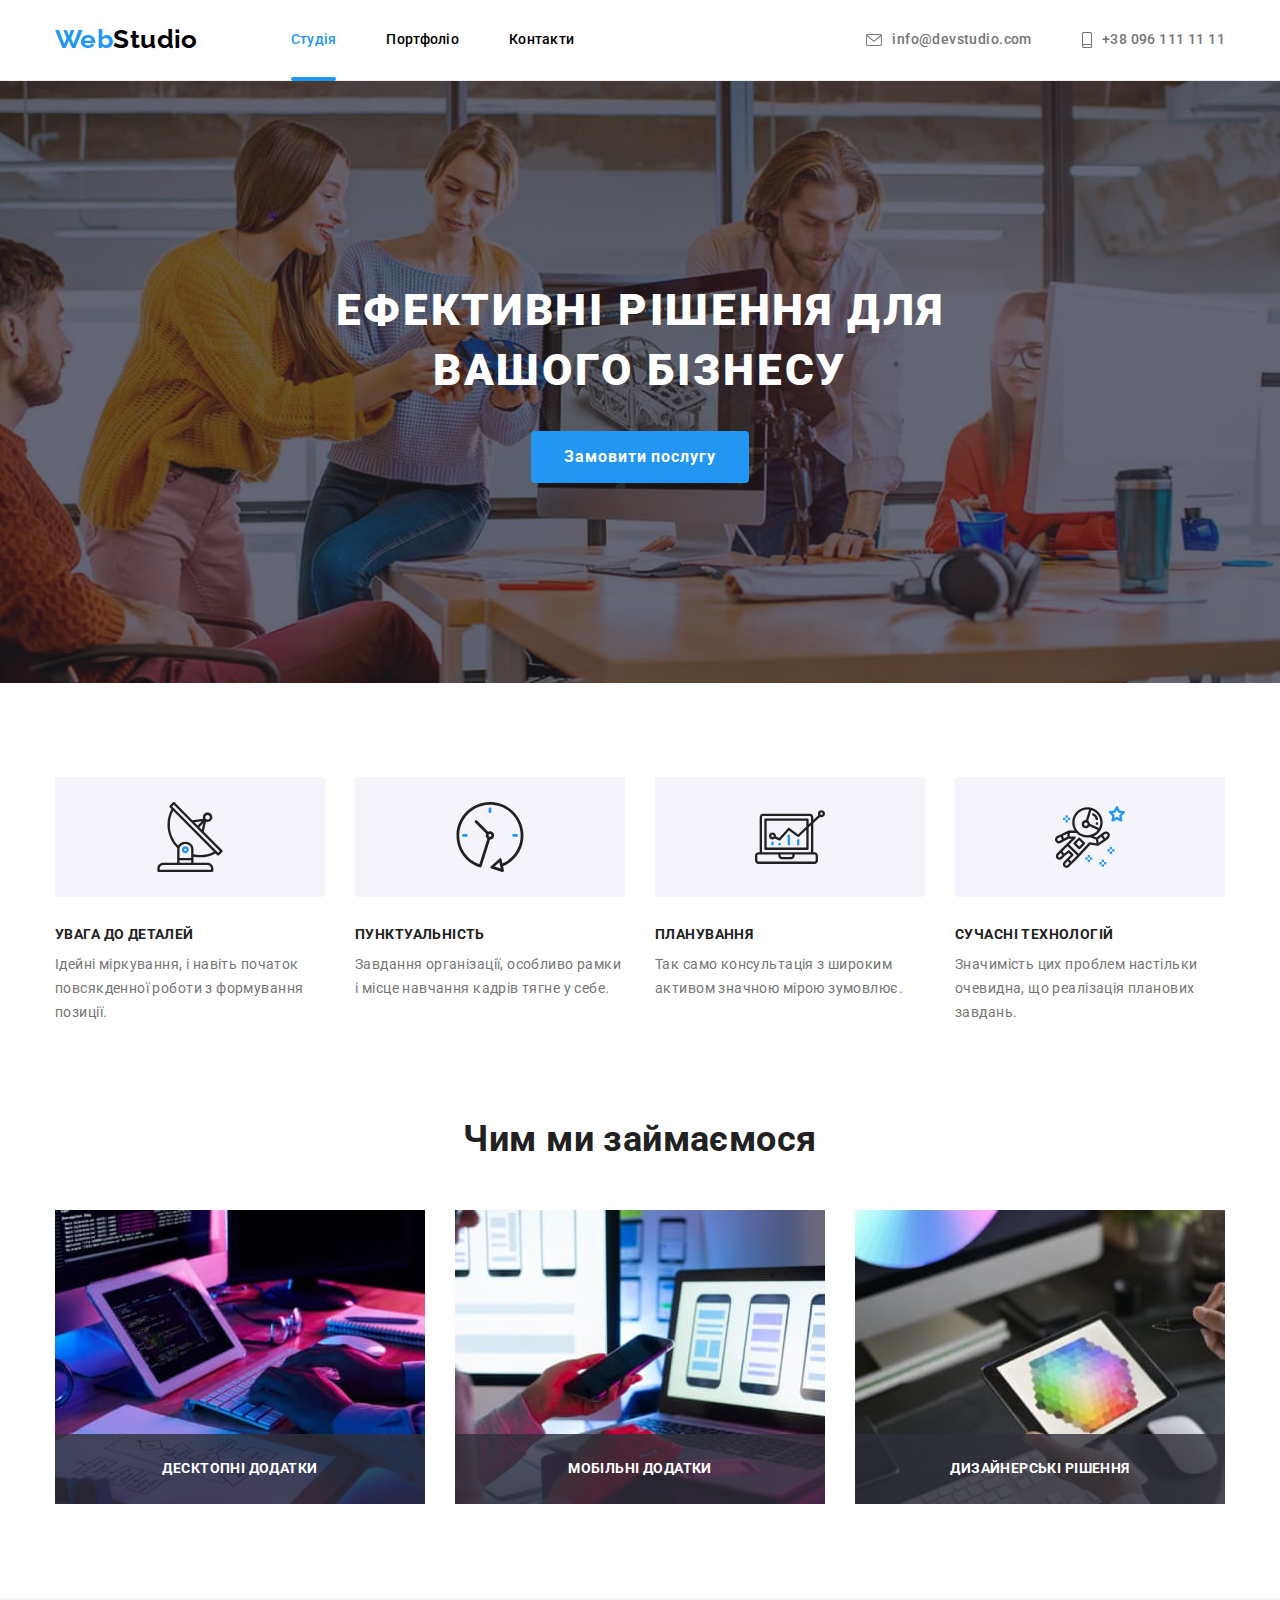
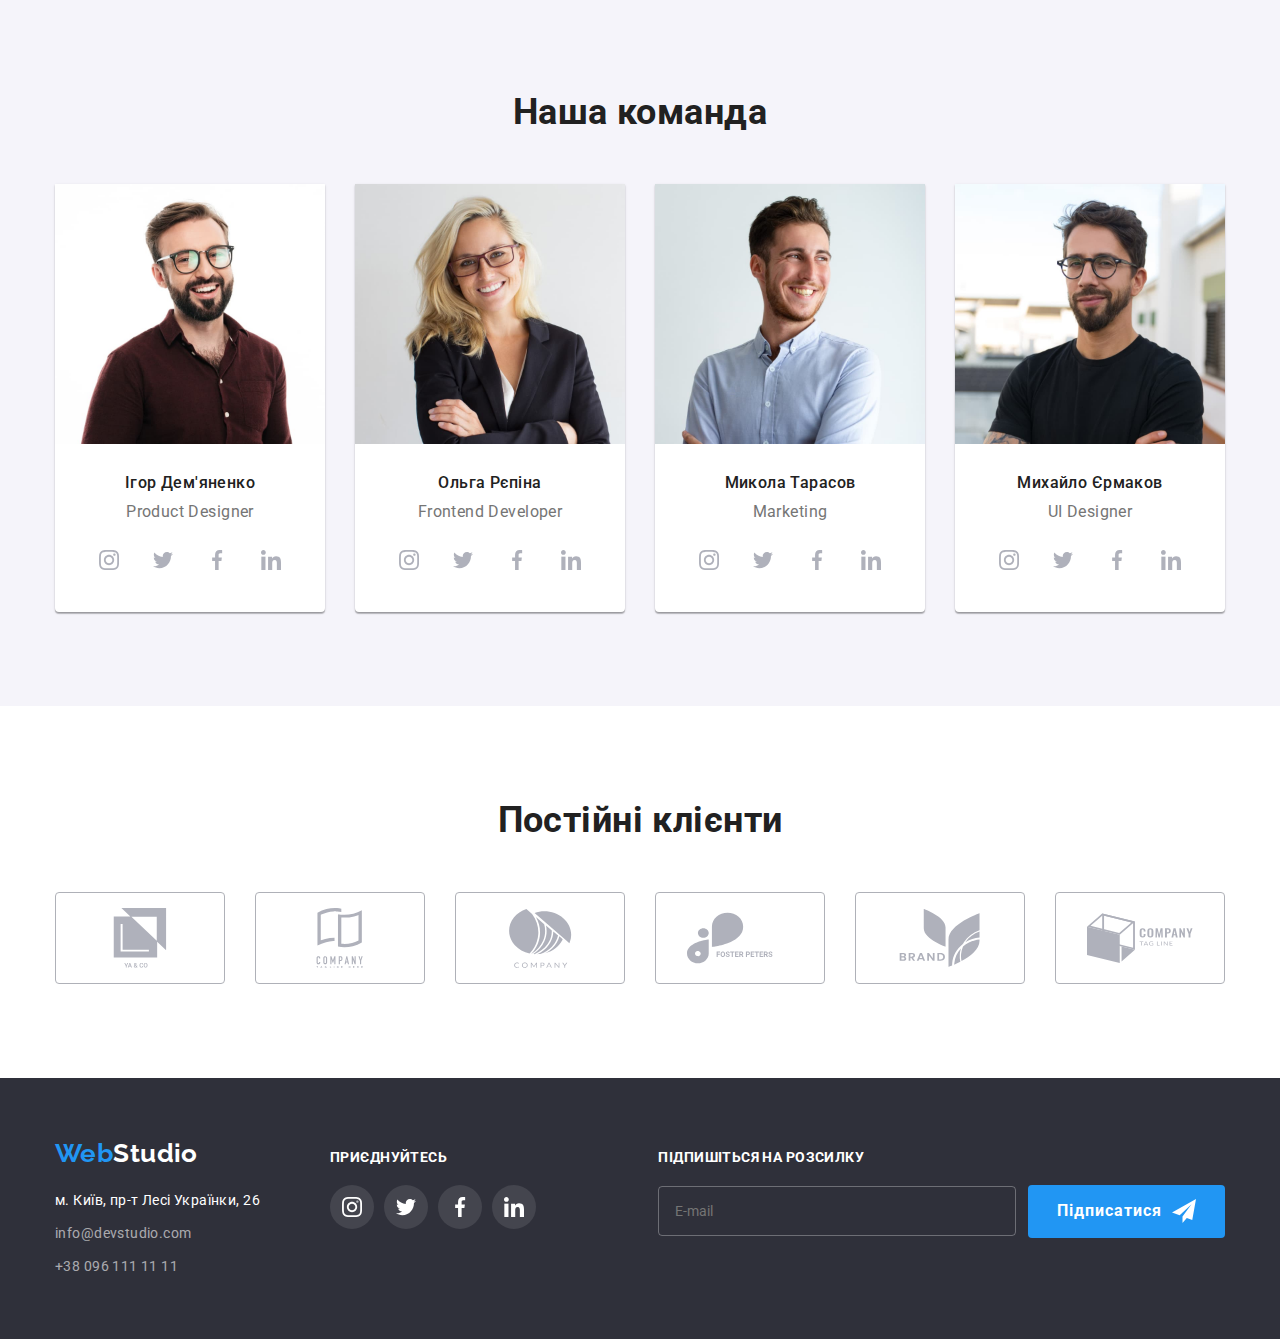
<file: index.html>
<!DOCTYPE html>
<html lang="uk">

<head>
    <meta charset="UTF-8">
    <meta http-equiv="X-UA-Compatible" content="IE=edge">
    <meta name="viewport" content="width=device-width, initial-scale=1.0">
    <title>WebStudio</title>
    <link
        href="https://fonts.googleapis.com/css2?family=Raleway:wght@700&family=Roboto:wght@400;500;700;900&display=swap"
        rel="stylesheet">
    <link rel="stylesheet"
        href="https://cdnjs.cloudflare.com/ajax/libs/modern-normalize/1.1.0/modern-normalize.min.css">
    <link rel="stylesheet" href="./css/style.css">

</head>

<body>
    <header class="header">
        <div class="container header-container">
        <nav class="site-nav" >
            <a class="logo" lang="en" href="./index.html"><span class="accent">Web</span>Studio</a>
            <ul class="navigation list">
                <li class="item" ><a class="link active" href="">Студія</a></li>
                <li class="item" ><a class="link"
                    href="./portfolio.html">Портфоліо</a></li>
                <li class="item"><a class="link"
                    href="">Контакти</a></li>
            </ul>
        </nav>
        <ul class="header-contact list">
           <li class="item"><a class="link" href="mailto:info@devstudio.com">
            <svg class="header-contact-icon" width="16" height="12">
                <use href="./images/icons.svg#icon-envelope"></use>
            </svg>
            info@devstudio.com</a></li>
           <li class="item"><a class="link" href="tel:+380961111111">
                 <svg class="header-contact-icon" width="10" height="16">
                     <use href="./images/icons.svg#icon-smartphone"></use>
                 </svg>
            +38 096 111 11 11</a></li>
           
        </ul>
        </div>
    </header>
    <main>
        <!-- Hero -->
        <section class="hero">
            <div class="container">
            <h1 class="tittle">Ефективні рішення для вашого бізнесу</h1>
            <button class="button" data-modal-open type="button">Замовити послугу</button>
            </div>
        </section>
        <!-- benefits -->
        <section class="section benefits">
            <div class="container">
            <h2 class="tittle visually-hidden" >Наші переваги</h2>
            <ul class="list benefits-list">
                <li class="item">
                    <div class="icon-wrapper">
                        <svg class="benefits-icon" width="70" height="70">
                            <use href="./images/icons.svg#icon-antenna-1"></use>
                        </svg>
                    </div>
                    <h3 class="subtittle">Увага до деталей</h3>
                    <p class="text">Ідейні міркування, і навіть початок повсякденної роботи з формування позиції.</p>
                </li>
                <li class="item">
                     <div class="icon-wrapper">
                         <svg class="benefits-icon" width="70" height="70">
                             <use href="./images/icons.svg#icon-clock-1"></use>
                         </svg>
                     </div>
                    <h3 class="subtittle">Пунктуальність</h3>
                    <p class="text">Завдання організації, особливо рамки і місце навчання кадрів тягне у себе.</p>
                </li>
                <li class="item">
                     <div class="icon-wrapper">
                         <svg class="benefits-icon" width="70" height="70">
                             <use href="./images/icons.svg#icon-diagram-1"></use>
                         </svg>
                     </div>
                    <h3 class="subtittle">Планування</h3>
                    <p class="text">Так само консультація з широким активом значною мірою зумовлює.</p>
                </li>
                <li class="item">
                     <div class="icon-wrapper">
                         <svg class="benefits-icon" width="70" height="70">
                             <use href="./images/icons.svg#icon-astronaut-1"></use>
                         </svg>
                     </div>
                    <h3 class="subtittle">Сучасні технологій</h3>
                    <p class="text">Значимість цих проблем настільки очевидна, що реалізація планових завдань.</p>
                </li>
            </ul>
            </div>
        </section>
        <!-- our work -->
        <section class="section work">
            <div class="container">
            <h2 class="tittle">Чим ми займаємося</h2>
            <ul class="list work-list">
                <li  class="item">
                    <img src="./images/box-1.jpg" width="370" alt="Перший вид роботи">
                    <div class="work-content">
                        <h3 class="subtittle">Десктопні додатки</h3>
                    </div>
                </li>
                <li class="item">
                    <img src="./images/box-2.jpg" width="370" alt="Другий вид роботи">
                    <div class="work-content">
                        <h3 class="subtittle">Мобільні додатки</h3>
                    </div>
                </li>
                <li class="item">
                    <img src="./images/box-3.jpg" width="370" alt="Третій вид роботи">
                    <div class="work-content">
                        <h3 class="subtittle">Дизайнерські рішення</h3>
                    </div>
                </li>
            </ul>
            </div>
        </section>
        <!-- Our team -->
        <section class="section team">
            <div class="container">
            <h2 class="tittle">Наша команда</h2>
            <ul class="list team-list">
                <li class="item">
                    <img class="card" src="./images/card-1.jpg" width="270" alt="Product Designer">
                    <div class="content">
                    <h3 class="subtittle">Ігор Дем'яненко</h3>
                    <p class="text" lang="en">Product Designer</p>
                     <ul class="icon-list list">
                         <li class="item-icon">
                             <a class="link" href="">
                                 <svg class="team-icon">
                                     <use href="./images/icons.svg#icon-instagram-2"></use>
                                 </svg>
                             </a>
                         </li>
                         <li class="item-icon">
                             <a class="link" href="">
                                 <svg class="team-icon" width="44" height="44">
                                     <use href="./images/icons.svg#icon-twitter-1"></use>
                                 </svg>
                             </a>
                         </li>
                         <li class="item-icon">
                             <a class="link" href="">
                                 <svg class="team-icon">
                                     <use href="./images/icons.svg#icon-facebook-1"></use>
                                 </svg>
                             </a>

                         </li>
                         <li class="item-icon">
                             <a class="link" href="">
                                 <svg class="team-icon">
                                     <use href="./images/icons.svg#icon-linkedin-1"></use>
                                 </svg>
                             </a>
                         </li>
                     </ul>
                    </div>
                   
                </li>
                <li class="item">
                    <img class="card" src="./images/card-2.jpg" width="270" alt="Frontend Developer">
                    <div class="content">
                    <h3 class="subtittle">Ольга Рєпіна</h3>
                    <p class="text" lang="en">Frontend Developer</p>
                     <ul class="icon-list list">
                         <li class="item-icon">
                             <a class="link" href="">
                                 <svg class="team-icon" width="20" height="20">
                                     <use href="./images/icons.svg#icon-instagram-2"></use>
                                 </svg>
                             </a>
                         </li>
                         <li class="item-icon">
                             <a class="link" href="">
                                 <svg class="team-icon" width="20" height="20">
                                     <use href="./images/icons.svg#icon-twitter-1"></use>
                                 </svg>
                             </a>
                         </li>
                         <li class="item-icon">
                             <a class="link" href="">
                                 <svg class="team-icon" width="20" height="20">
                                     <use href="./images/icons.svg#icon-facebook-1"></use>
                                 </svg>
                             </a>

                         </li>
                         <li class="item-icon">
                             <a class="link" href="">
                                 <svg class="team-icon" width="20" height="20">
                                     <use href="./images/icons.svg#icon-linkedin-1"></use>
                                 </svg>
                             </a>
                         </li>
                     </ul>
                    </div>
                    
                </li>
                <li class="item">
                    <img class="card" src="./images/card-3.jpg" width="270" alt="Marketing">
                    <div class="content">
                    <h3 class="subtittle">Микола Тарасов</h3>
                    <p class="text" lang="en">Marketing</p>
                     <ul class="icon-list list">
                         <li class="item-icon">
                             <a class="link" href="">
                                 <svg class="team-icon">
                                     <use href="./images/icons.svg#icon-instagram-2"></use>
                                 </svg>
                             </a>
                         </li>
                         <li class="item-icon">
                             <a class="link" href="">
                                 <svg class="team-icon" width="44" height="44">
                                     <use href="./images/icons.svg#icon-twitter-1"></use>
                                 </svg>
                             </a>
                         </li>
                         <li class="item-icon">
                             <a class="link" href="">
                                 <svg class="team-icon">
                                     <use href="./images/icons.svg#icon-facebook-1"></use>
                                 </svg>
                             </a>

                         </li>
                         <li class="item-icon">
                             <a class="link" href="">
                                 <svg class="team-icon" width="20" height="20">
                                     <use href="./images/icons.svg#icon-linkedin-1"></use>
                                 </svg>
                             </a>
                         </li>
                     </ul>
                    </div>
                    
                </li>
                <li class="item">
                    <img class="card" src="./images/card-4.jpg" width="270" alt="UI Designer">
                    <div class="content">
                    <h3 class="subtittle">Михайло Єрмаков</h3>
                    <p class="text" lang="en">UI Designer</p>
                      <ul class="icon-list list">
                          <li class="item-icon">
                              <a class="link" href="">
                                  <svg class="team-icon" width="20" height="20">
                                      <use href="./images/icons.svg#icon-instagram-2"></use>
                                  </svg>
                              </a>
                          </li>
                          <li class="item-icon">
                              <a class="link" href="">
                                  <svg class="team-icon" width="20" height="20">
                                      <use href="./images/icons.svg#icon-twitter-1"></use>
                                  </svg>
                              </a>
                          </li>
                          <li class="item-icon">
                              <a class="link" href="">
                                  <svg class="team-icon" width="20" height="20">
                                      <use href="./images/icons.svg#icon-facebook-1"></use>
                                  </svg>
                              </a>

                          </li>
                          <li class="item-icon">
                              <a class="link" href="">
                                  <svg class="team-icon" width="20" height="20">
                                      <use href="./images/icons.svg#icon-linkedin-1"></use>
                                  </svg>
                              </a>
                          </li>
                      </ul>
                    </div>
                   
                </li>
            </ul>
            </div>
        </section>
        <section class="clients section">
            <div class="container">
                <h2 class="tittle clients-tittle">Постійні клієнти</h2>
                <ul class="clients-list list">
                    <li class="item icon-wrapper">
                        <a href="" class="link">
                            <svg class="clients-icon " width="106px" height="60">
                                <use href="./images/icons.svg#icon--1"></use>
                            </svg>
                        </a>
                    </li>
                    <li class="item icon-wrapper">
                        <a href="" class="link">
                            <svg class="clients-icon" width="106" height="60">
                                <use href="./images/icons.svg#icon-2"></use>
                            </svg>
                        </a>
                    </li>
                    <li class="item icon-wrapper">
                        <a href="" class="link">
                            <svg class="clients-icon" width="106" height="60">
                                <use href="./images/icons.svg#icon-3"></use>
                            </svg>
                        </a>
                    </li>
                    <li class="item icon-wrapper">
                        <a href="" class="link">
                            <svg class="clients-icon" width="106" height="60">
                                <use href="./images/icons.svg#icon-4"></use>
                            </svg>
                        </a>
                    </li>
                    <li class="item icon-wrapper">
                        <a href="" class="link">
                            <svg class="clients-icon" width="106" height="60">
                                <use href="./images/icons.svg#icon-5"></use>
                            </svg>
                        </a>
                    </li>
                    <li class="item icon-wrapper">
                        <a href="" class="link">
                            <svg class="clients-icon" width="106" height="60">
                                <use href="./images/icons.svg#icon-6"></use>
                            </svg>
                        </a>
                    </li>
                </ul>
            </div>
        </section>
    </main>
    <footer class="footer">
        <div class="container footer-content">
            <div class="footer-left">
        <a class="logo lower" href="./index.html"><span class="accent">Web</span>Studio</a>
        <address >
            <ul class="list adress-list">
                <li class="item"><a class="link address" href="">м. Київ, пр-т Лесі Українки, 26</a> </li>
                <li class="item"><a class="link mail" href="mailto:info@devstudio.com">info@devstudio.com</a></li>
                <li class="item"><a class="link tel" href="tel:+380961111111">+38 096 111 11 11</a></li>
            </ul>
        </address>
        </div>
        <div class="footer-right">
        <h2 class="footer-sutittle">приєднуйтесь</h2>
        <ul class="list-icons list">
            <li class="item">
                <a href="" class="link">
                <svg class="footer-icon" width="20" height="20">
                    <use href="./images/icons.svg#icon-instagram-2"></use>
                </svg>
                </a>
            </li>
            <li class="item">
                <a href="" class="link">
                <svg class="footer-icon" width="20" height="20">
                    <use href="./images/icons.svg#icon-twitter-1"></use>
                </svg>
            </a>
            </li>
            <li class="item">
                <a href="" class="link">
                 <svg class="footer-icon" width="20" height="20">
                     <use href="./images/icons.svg#icon-facebook-1"></use>
                 </svg>
            </a>
            </li>
            <li class="item">
                <a href="" class="link">
                 <svg class="footer-icon" width="20" height="20">
                     <use href="./images/icons.svg#icon-linkedin-1"></use>
                 </svg>
            </a>
            </li>
        </ul>
        </div>
     
           
            <form class="subscribe-label" >
                <p class="subscribe-group">Підпишіться на розсилку </p>
                <div class="subscripe-wrapper">
                <input type="email" name="user-mail"  class="input-subscribe" placeholder="E-mail" required>
                 <button class="subscribe-button" type="submit">Підписатися
                     <svg class="subscribe-svg" width="24" height="24">
                         <use href="./images/icons.svg#icon-send" ></use>
                     </svg>
                 </button>
                </div>
            </form>

        </div>
    </footer>
    <div class="backdrop is-hidden " data-modal>
        <div class="modal">
            <button data-modal-close class="button-close">
                <svg class="close-button" width="11" height="11">
                    <use href="./images/icons.svg#icon-vector"></use>
                </svg>
            </button>
            <form  class="form">
                <p class="form-text">Залиште свої дані, ми вам передзвонимо</p>
                <label for="user-name" class="input-wrap">
                    <span class="name">Ім'я</span>
                    <span class="input-group">
                    <input type="text" name="user-name" id="user-name" class="modal-input" >
                        <svg class="modal-svg" width="18" height="18">
                            <use href="./images/icons.svg#icon-user-name"></use>
                        </svg>
                    </span>
                </label>
                 <label for="user-tel" class="input-wrap">
                     <span class="name">Телефон</span>
                     <span class="input-group">
                         <input type="tel" name="user-tel" id="user-tel" class="modal-input" >
                         <svg class="modal-svg" width="18" height="18">
                             <use href="./images/icons.svg#icon-user-tel"></use>
                         </svg>
                     </span>
                 </label>
                  <label for="user-mail" class="input-wrap">
                      <span class="name">Пошта</span>
                      <span class="input-group">
                          <input type="email" name="user-mail" id="user-mail" class="modal-input">
                          <svg class="modal-svg" width="18" height="18">
                              <use href="./images/icons.svg#icon-user-mail"></use>
                          </svg>
                      </span>
                  </label>
                  <label for="user-comment" class="input-wrap area">
                     <span class="name">Коментар</span>
                     <textarea class="textarea" name="user-comment" id="user-comment" placeholder="Введіть текст"></textarea>
                  </label>


                   <label for="check" class="input-wrap check">
                    <input type="checkbox" value="true" name="check" id="check" class="input-check visually-hidden">

                    <svg class="modal-check " width="16" height="15">
                         <use class="unchecked" href="./images/icons.svg#icon-user-box"></use>
                        <use class="checked" href="./images/icons.svg#icon-user-fill"></use>
                       
                    </svg>
                       
                                <span class="text-check">Погоджуюся з розсилкою та приймаю
                                    <a class="link-check" href="">Умови договору</a>
                                </span>
                          
                       
                   </label>
                  
                   <button type="submit" class="button">Відправити</button>
            </form>
        </div>
    </div>
    <script src="./modal.js"></script>
</body>

</html>
</file>
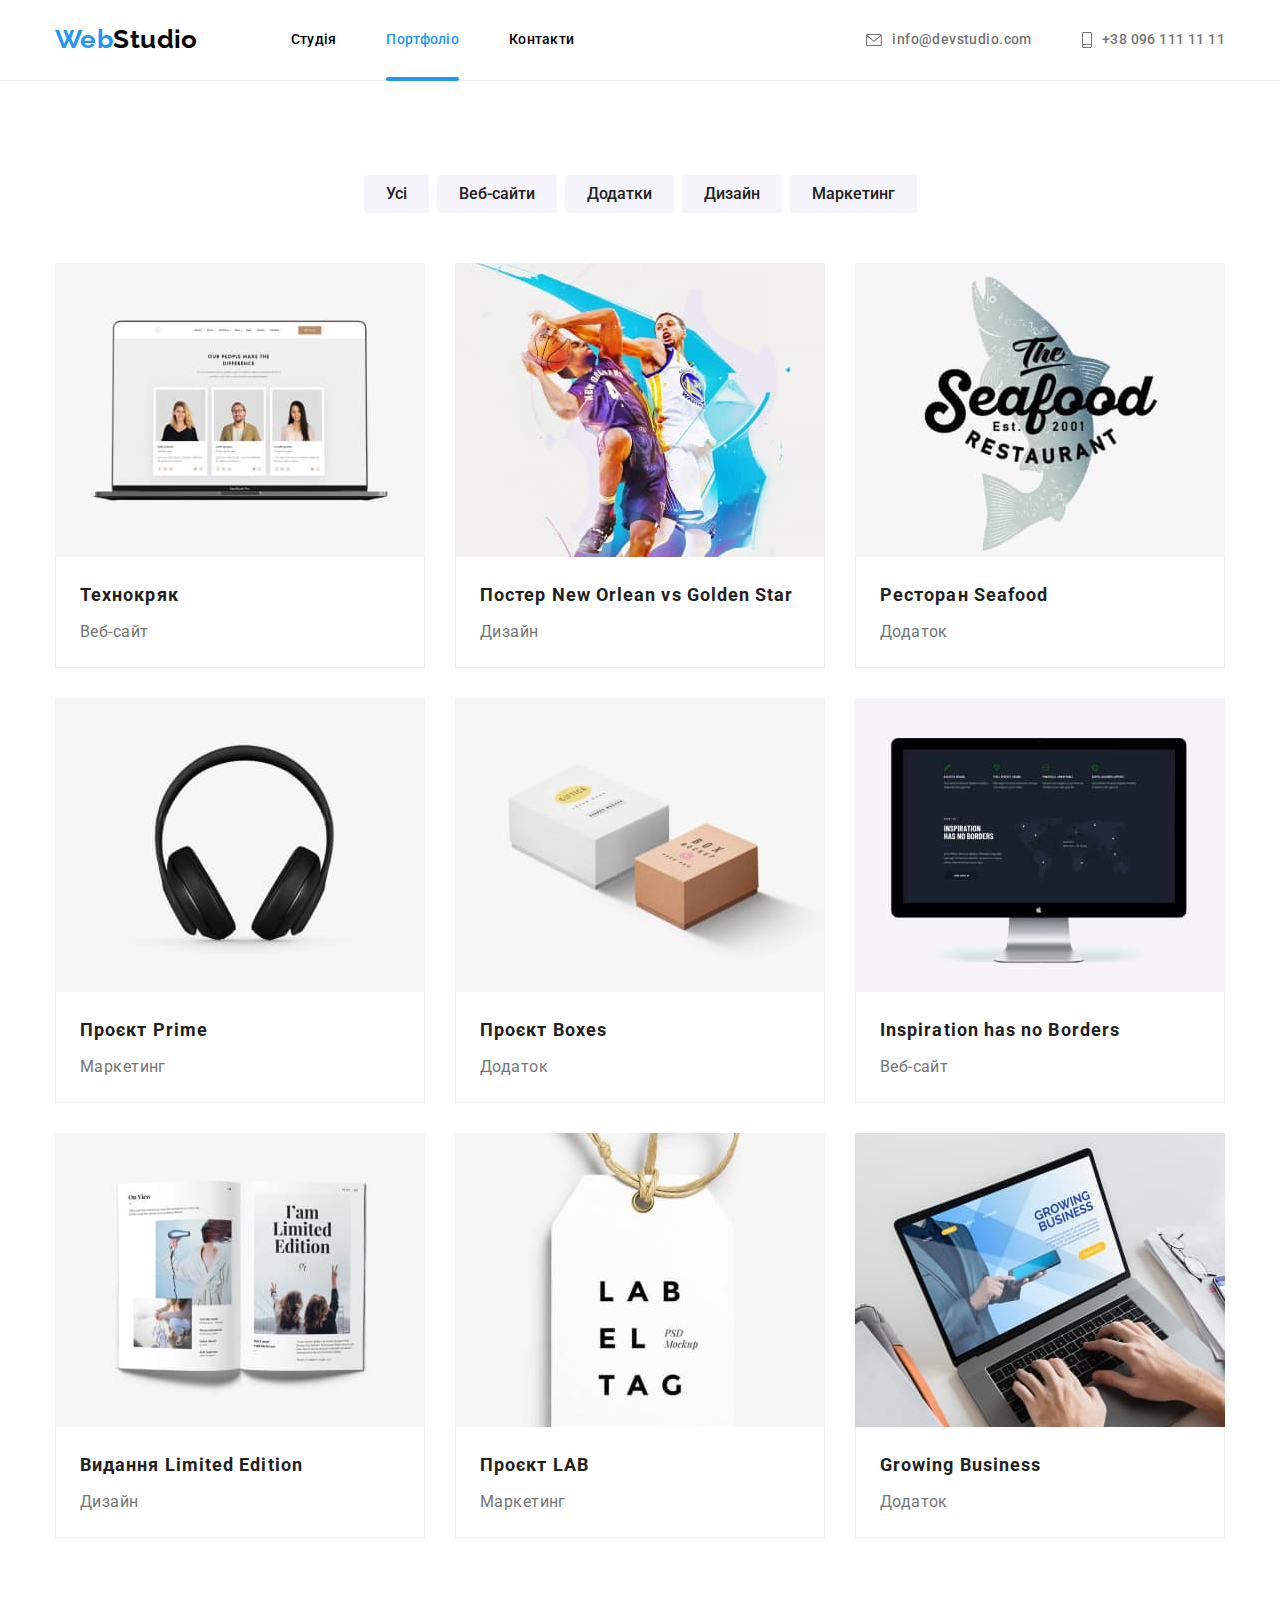
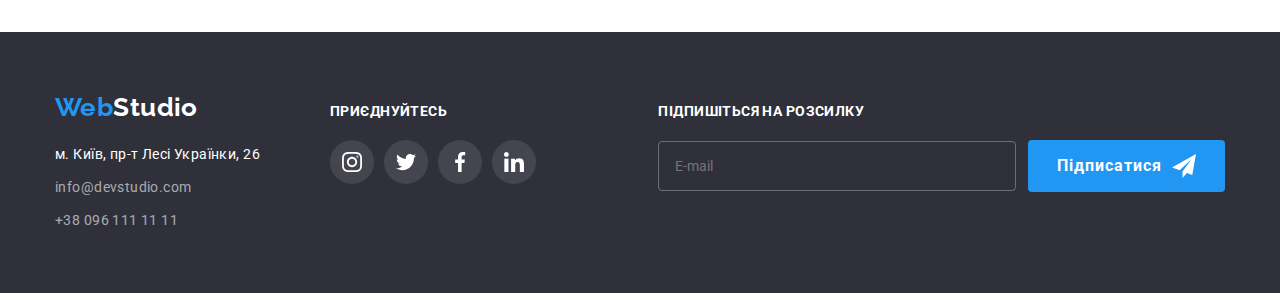
<file: portfolio.html>
<!DOCTYPE html>
<html lang="uk">
<head>
    <meta charset="UTF-8">
    <meta http-equiv="X-UA-Compatible" content="IE=edge">
    <meta name="viewport" content="width=device-width, initial-scale=1.0">
    <title>WebStudio-portfolio</title>
    <link
        href="https://fonts.googleapis.com/css2?family=Raleway:wght@700&family=Roboto:wght@400;500;700;900&display=swap"
        rel="stylesheet">
        <link rel="stylesheet"
            href="https://cdnjs.cloudflare.com/ajax/libs/modern-normalize/1.1.0/modern-normalize.min.css">
    <link rel="stylesheet" href="./css/style.css">

</head>
<body>
      <header class="header">
          <div class="container header-container">
              <nav class="site-nav">
                  <a class="logo" lang="en" href="./index.html"><span class="accent">Web</span>Studio</a>
                  <ul class="navigation list">
                      <li class="item"><a class="link " href="./index.html">Студія</a></li>
                      <li class="item"><a class="link active" href="./portfolio.html">Портфоліо</a></li>
                      <li class="item"><a class="link" href="">Контакти</a></li>
                  </ul>
              </nav>
               <ul class="header-contact list">
                   <li class="item"><a class="link" href="mailto:info@devstudio.com">
                           <svg class="header-contact-icon" width="16" height="12">
                               <use href="./images/icons.svg#icon-envelope"></use>
                           </svg>
                           info@devstudio.com</a></li>
                   <li class="item"><a class="link" href="tel:+380961111111">
                           <svg class="header-contact-icon" width="10" height="16">
                               <use href="./images/icons.svg#icon-smartphone"></use>
                           </svg>
                           +38 096 111 11 11</a></li>

               </ul>
          </div>
      </header>
     <main>
        <section class="section portfolio ">
            <div class="container">
            <h1 class="tittle visually-hidden">Портфоліо наших робіт</h1>
            <ul class="list collection">
                <li class="item"><button class="button" type="button">Усі</button> </li>
                <li class="item"><button class="button" type="button">Веб-сайти</button> </li>
                <li class="item"><button class="button" type="button">Додатки</button> </li>
                <li class="item"><button class="button" type="button">Дизайн</button></li>
                <li class="item"><button class="button" type="button">Маркетинг</button></li>
            </ul>
            <ul class="list cards">
                <li class="item">
                    <a class="link" href="">
                        <div class="img-wrapper">
                        <img class="card" src="./images/portfolio1.jpg" width="370" alt="Портфоліо Технокряк">
                          
                        <p class="text-overlay">Ресурс пропонує комплексні пропозиції з різним рівнем функціоналу та
                        сервісів. Все це дозволить відвідувачу отримати вичерпні відомості про компанію чи
                        приватну особу.</p>
                        </div>
                        <div class="content">
                             <h2 class="subtittle">Технокряк</h2>
                             <p class="text">Веб-сайт</p>
                        </div>
                       
                    </a>
                 </li>
                
                 <li class="item">
                    <a class="link" href="">
                        <div class="img-wrapper">
                        <img class="card" src="./images/portfolio2.jpg" width="370" alt="Портфоліо Постер">
                         <p class="text-overlay">Ресурс пропонує комплексні пропозиції з різним рівнем функціоналу та
                             сервісів. Все це дозволить відвідувачу отримати вичерпні відомості про компанію чи
                             приватну особу.</p>
                        </div>
                        <div class="content">
                        <h2 class="subtittle">Постер New Orlean vs Golden Star</h2>
                        <p class="text">Дизайн</p>
                        </div>
                    </a>
                 </li>
                  <li class="item">
                    <a class="link" href="">
                        <div class="img-wrapper">
                          <img class="card" src="./images/portfolio3.jpg" width="370" alt="портфоліо Ресторан">
                          <p class="text-overlay">Ресурс пропонує комплексні пропозиції з різним рівнем функціоналу та
                              сервісів. Все це дозволить відвідувачу отримати вичерпні відомості про компанію чи
                              приватну особу.</p>
                        </div>
                          <div class="content">
                          <h2 class="subtittle">Ресторан Seafood</h2>
                          <p class="text">Додаток</p>
                          </div>
                      </a>
                  </li>
                   <li class="item">
                    <a class="link" href="">
                        <div class="img-wrapper">
                           <img class="card" src="./images/portfolio4.jpg" width="370" alt="Портфоліо Проект">
                           <p class="text-overlay">Ресурс пропонує комплексні пропозиції з різним рівнем функціоналу та сервісів. Все це дозволить відвідувачу отримати вичерпні відомості про компанію чи приватну особу.</p>
                        </div>
                           <div class="content">
                           <h2 class="subtittle">Проєкт Prime</h2>
                           <p class="text">Маркетинг</p>
                           </div>
                    </a>
                   </li>
                    <li class="item">
                        <a class="link" href="">
                            <div class="img-wrapper">
                            <img class="card" src="./images/portfolio5.jpg" width="370" alt="Портфоліо Проект">
                                 <p class="text-overlay">Ресурс пропонує комплексні пропозиції з різним рівнем функціоналу
                                та сервісів. Все це дозволить відвідувачу отримати вичерпні відомості про компанію чи приватну особу.</p>
                            </div>
                            <div class="content">
                            <h2 class="subtittle">Проєкт Boxes</h2>
                            <p class="text">Додаток</p>
                            </div>
                        </a>
                    </li>
                     <li class="item">
                        <a class="link" href="">
                            <div class="img-wrapper">
                             <img class="card" src="./images/portfolio6.jpg" width="370" alt="Портфоліо Вебсайту">
                             <p class="text-overlay">Ресурс пропонує комплексні пропозиції з різним рівнем функціоналу та сервісів. Все це дозволить відвідувачу отримати вичерпні відомості про компанію чи приватну особу.</p>
                             </div>
                           <div class="content">
                             <h2 class="subtittle">Inspiration has no Borders</h2>
                             <p class="text">Веб-сайт</p>
                             </div>
                         </a>
                     </li>
                      <li class="item">
                        <a class="link" href="">
                            <div class="img-wrapper">
                                <img class="card" src="./images/portfolio7.jpg" width="370" alt="Портфоліо Видання">
                                  <p class="text-overlay">Ресурс пропонує комплексні пропозиції з різним рівнем функціоналу та сервісів. Все це дозволить відвідувачу отримати вичерпні відомості про компанію чи приватну особу.</p>
                            </div>
                             <div class="content">
                              <h2 class="subtittle">Видання Limited Edition</h2>
                              <p class="text">Дизайн</p>
                              </div>
                          </a>
                      </li>
                       <li class="item">
                        <a class="link" href="">
                            <div class="img-wrapper">
                               <img class="card" src="./images/portfolio8.jpg" width="370" alt="Портфоліо Проект">
                               <p class="text-overlay">Ресурс пропонує комплексні пропозиції з різним рівнем функціоналу та сервісів. Все це дозволить відвідувачу отримати вичерпні відомості про компанію чи приватну особу.</p>
                            </div>
                               <div class="content">
                               <h2 class="subtittle">Проєкт LAB</h2>
                               <p class="text">Маркетинг</p>
                               </div>
                           </a>
                       </li>
                        <li class="item">
                            <a class="link" href="">
                                <div class="img-wrapper">
                                <img class="card" src="./images/portfolio9.jpg" width="370" alt="Портфоліо Додаток">
                                 <p class="text-overlay">Ресурс пропонує комплексні пропозиції з різним рівнем функціоналу тасервісів. Все це дозволить відвідувачу отримати вичерпні відомості про компанію чи приватну особу.</p>
                                </div>
                                <div class="content">
                                <h2 class="subtittle">Growing Business</h2>
                                <p class="text">Додаток</p>
                                </div>
                            </a>
                        </li>
               
            </ul>
            </div>
        </section>
     </main>
          <footer class="footer">
              <div class="container footer-content">
                  <div class="footer-left">
                      <a class="logo lower" href="./index.html"><span class="accent">Web</span>Studio</a>
                      <address>
                          <ul class="list adress-list">
                              <li class="item"><a class="link address" href="">м. Київ, пр-т Лесі Українки, 26</a> </li>
                              <li class="item"><a class="link mail"
                                      href="mailto:info@devstudio.com">info@devstudio.com</a></li>
                              <li class="item"><a class="link tel" href="tel:+380961111111">+38 096 111 11 11</a></li>
                          </ul>
                      </address>
                  </div>
                  <div class="footer-right">
                      <h2 class="footer-sutittle">приєднуйтесь</h2>
                      <ul class="list-icons list">
                          <li class="item">
                              <a href="" class="link">
                                  <svg class="footer-icon" width="20" height="20">
                                      <use href="./images/icons.svg#icon-instagram-2"></use>
                                  </svg>
                              </a>
                          </li>
                          <li class="item">
                              <a href="" class="link">
                                  <svg class="footer-icon" width="20" height="20">
                                      <use href="./images/icons.svg#icon-twitter-1"></use>
                                  </svg>
                              </a>
                          </li>
                          <li class="item">
                              <a href="" class="link">
                                  <svg class="footer-icon" width="20" height="20">
                                      <use href="./images/icons.svg#icon-facebook-1"></use>
                                  </svg>
                              </a>
                          </li>
                          <li class="item">
                              <a href="" class="link">
                                  <svg class="footer-icon" width="20" height="20">
                                      <use href="./images/icons.svg#icon-linkedin-1"></use>
                                  </svg>
                              </a>
                          </li>
                      </ul>
                  </div>


                  <form class="subscribe-label" >
                      <p class="subscribe-group">Підпишіться на розсилку </p>
                      <div class="subscripe-wrapper">
                          <input type="email" name="user-mail" id="user-email" class="input-subscribe"
                              placeholder="E-mail" required>
                          <button class="subscribe-button" type="submit">Підписатися
                              <svg class="subscribe-svg" width="24" height="24">
                                  <use href="./images/icons.svg#icon-send"></use>
                              </svg>
                          </button>
                      </div>
                  </form>

              </div>
          </footer>

       
      
</body>
</html>
</file>
<file: css/style.css>
html{
    box-sizing: border-box;
}
*,
*::before,
*::after{
    box-sizing:inherit;
}
:root{
    --main-color-hover: #2196F3;
    --main-color-tittle: #212121;
    --main-color-text: #757575;
    --white-color:#FFFFFF;
    --black-color:#000000;
    --team-background:#F5F4FA;
    --footer-background: #2F303A;
    --footer-links-color: rgba(255, 255, 255, 0.6);
    --main-butter-hover: #188CE8;
    --icon-color:#afb1bb;

}
body{
   
    color: var(--main-color-text);

    font-size: 14px;
    letter-spacing: 0.03em;
    line-height: 1.14;
    font-family: Roboto, sans-serif;
}

h1, h2, h3, h4, h5, h6, p {
    margin: 0;
    
}
img{
    display:block;
}
.container{
    width: 1200px;
    margin: 0 auto;
    padding: 0 15px;
    
}
.list{
    padding: 0;
    margin: 0;
    list-style: none;
}
.link{
    text-decoration: none;
}
.visually-hidden{
    position: absolute;
    width: 1px;
    height: 1px;
    margin: -1px;
    border:0;
    padding: 0;
    white-space: nowrap;
    clip-path: inset(100%);
    clip:rect(0 0 0 0);
    overflow: hidden;
}
/* header */
.header{
    
    border-bottom: 1px solid rgba(236, 236, 236, 1);

}

.header-container{
    display: flex;
    align-items:center;
}
.site-nav{
    display: flex;
    align-items: center;
   
}

.logo{
    display: inline-block;
    padding: 24px 0;
    color: var(--black-color);

    font-family: Raleway, sans-serif;
    font-weight: 700;
    font-size: 26px;
    line-height: 1.2;
    text-decoration: none;
}
.logo .accent{
    color: var(--main-color-hover);
}
.navigation{
    display: flex;
    margin-left: 93px;
}
.navigation.list .link{
    display: block;
    padding: 32px 0;

    color: var(--black-color);
    
    font-weight: 500;
    letter-spacing: 0.02em;

    transition: color 250ms cubic-bezier(0.4, 0, 0.2, 1);
}
.navigation .item{
    position: relative;
}
.navigation .item + .item{
    margin-left: 50px;
}
.navigation .link:hover,
.navigation .link:focus{
    color:var(--main-color-hover);
}
.navigation .link.active{
    color: var(--main-color-hover);
    
}
.navigation .link.active::after{
    content: '';
    position: absolute;
    width: 100%;
    height: 4px;
    bottom: -1.5px;
    left: 0;

    
    background-color: var(--main-color-hover);
    border-radius: 2px;
}
.header-contact .link{
    display: flex;
    align-items: center;
    padding: 32px 0;
    
   
   
}
.header-contact .item + .item{
    margin-left: 50px;
}

.header-contact{
    margin-left: auto;
    display: flex;
}

.header .link{
    color: inherit;
    font-weight: 500;

    transition: color 250ms cubic-bezier(0.4, 0, 0.2, 1);
}

.header .link:hover,
.header .link:focus{
    color:var(--main-color-hover);
}

/* -------------header-icon----------- */
.header-contact-icon{
    fill: currentColor;
    display: inline-block;
    margin-right: 10px;

    transition: fill 250ms cubic-bezier(0.4, 0, 0.2, 1);
}
.header-contact-icon:hover,
.header-contact-icon:focus{
    fill: var(--main-color-hover);
   
}
/* ------------------------------------- */
/* Hero */

.hero{
    text-align: center;
    padding-top: 200px;
    padding-bottom: 200px;
    max-width: 1600px;
    margin: 0 auto;

    background-color: var(--footer-background);
    background-image: linear-gradient(to right, rgba(47, 48, 58, 0.4), rgba(47, 48, 58, 0.4)), url(../images/Img.jpg);
    background-repeat: no-repeat;
    background-position: center;
    background-size: cover;
}
.hero .tittle{
    width: 696px;
    margin-top: 0;
    margin-left: auto;
    margin-right: auto;
    margin-bottom: 30px;
    
  
    color: var(--white-color);
    font-weight: 900;
    font-size: 44px;
    line-height: 1.36;
    text-align: center;
    letter-spacing: 0.06em;
    text-transform: uppercase;
}
.hero .button{
    padding: 10px 32px;
    min-width: 216px;
    border-radius: 4px;
    border: 1px solid transparent;

    background-color: var(--main-color-hover);
    color: var(--white-color);
    font-family: inherit;
    font-weight: 700;
    font-size: 16px;
    line-height: 1.88;
    letter-spacing: 0.06em;
    cursor: pointer;

     transition: background-color 250ms cubic-bezier(0.4, 0, 0.2, 1);
}

.hero .button:hover,
.hero .button:focus{
    background-color: var(--main-butter-hover);
    color: var(--white-color);

}
/* sections */


.section .tittle{
    color: var(--main-color-tittle);
    
    font-size: 36px;
    line-height: 1.16;
    text-align: center;
    
}

/* benefits-work */

.benefits,
.work{
    background-color: var(--white-color);
}
/* work team */

.work .tittle,
.team .tittle{
    margin-top: 0;
    margin-bottom: 50px;
}

/* benefits */
.benefits{
    padding-top: 94px;
    padding-bottom: 94px;
   
}

/* -------benefitn-icon-------- */
.benefits .icon-wrapper{
    height: 120px;
    display: flex;
    justify-content: center;
    align-items: center;

    background-color: var(--team-background) ;
    border-radius: 4px;
    margin-bottom: 30px;
}

/* -------------------------------------- */

.benefits .tittle{
    margin-top: 0;
    margin-bottom: 0;
}
.benefits .list{
    display: flex;
    flex-wrap: wrap;

}
.benefits-list .item{
    width: calc((100% - 90px) / 4);
    margin-right: 30px;
    margin-bottom: 30px;
}
.benefits-list .item:nth-child(4n){
     margin-right: 0;

}
.benefits-list .item:nth-last-child(-n +4){
    margin-bottom: 0;
}
.benefits .subtittle{
    margin-top: 0;
    margin-bottom: 10px;

    color: var(--main-color-tittle);
    font-size: 14px;
    text-transform: uppercase;
}
.benefits .text{

    color: inherit;
    line-height: 1.71;
}

/* our work */
.work{
    padding-bottom: 94px;
}
.work-list{
    display: flex;
    flex-wrap: wrap;

}
.work-list .item{
    position: relative;

    width: ((100% - 60px) /3);
    margin-right: 30px;
    margin-bottom: 30px;
}
.work-list .item:nth-child(3n){
    margin-right: 0;
}
.work-list .item:nth-last-child(-n +3){
    margin-bottom: 0;
}
.work-content{
    position: absolute;
    bottom: 0;
    left: 0;
    width: 100%;
    background-color: rgba(47, 48, 58, 0.8);
}
.work .subtittle{
    font-size: 14px;
    text-align: center;
    text-transform: uppercase;
    color: var(--white-color);
    padding: 27px 94px;

}


/* our team */
.team{
  padding-top: 94px;
  padding-bottom: 94px;

   background-color: var(--team-background);
}



.team-list{
    text-align: center;
    display: flex;
    flex-wrap: wrap;

}
.team-list .item{
 
    width: calc((100% - 90px) / 4);
    margin-right: 30px;
    margin-bottom: 30px;

    box-shadow: 0px 1px 3px rgba(0, 0, 0, 0.12), 0px 1px 1px rgba(0, 0, 0, 0.14), 0px 2px 1px rgba(0, 0, 0, 0.2);
    border-radius: 0px 0px 4px 4px;
    
    

    background-color: var(--white-color);
}
.team-list .item:nth-child(4n){
    margin-right: 0;
}
.team-list .item:nth-last-child(-n +4){
    margin-bottom: 0;
}
.team-list .card{
    display: block;
    width: 100%;
    height: auto;
}
.team-list .content{
    padding: 30px 32px;
}
.team .subtittle{
    margin-top: 0;
    margin-bottom: 10px;
    
    color: var(--main-color-tittle);
    font-weight: 500;
    font-size: 16px;
    line-height: 1.18;

}
.team .text{
    color: inherit;

    margin-bottom: 16px;
    font-size: 16px;
    line-height: 1.18;
}
/* ---------team-icon------------- */
.team .icon-list{
    display: flex;
    justify-content: center;
   
   
}
.icon-list .item-icon + .item-icon{
    margin-left: 10px;
}
.icon-list .item-icon{
    width: 44px;
    height: 44px;
  
}
.team-icon{
    width: 20px;
    height: 20px;
    fill: currentColor;
}
.icon-list .link{
    display: flex;
    justify-content: center;
    align-items:center;
    width: 100%;
    height: 100%;
    border-radius:50%;
    color: var(--icon-color);

    transition: background-color 250ms cubic-bezier(0.4, 0, 0.2, 1), color 250ms cubic-bezier(0.4, 0, 0.2, 1);
}
.icon-list .link:hover,
.icon-list .link:focus{
    background-color:var(--main-color-hover);
    color: var(--white-color);
}
/* ------------clients----------- */
.clients.section {
    padding-top: 94px;
    padding-bottom: 94px;
}
.clients-tittle{
    margin-bottom: 50px;
}
.clients-list {
    display: flex;
    flex-wrap: wrap;
 
}

.clients-list .item {
    width: calc(((100% - 150px) / 6));
    margin-right: 30px;
    margin-bottom: 30px;
    
   
    
}
.clients-list .item:nth-child(6n){
    margin-right: 0px;
}
.clients-list .item:nth-last-child(-n +6){
    margin-bottom: 0px;
}
/* --------clients-icon------------------ */

.icon-wrapper .link {
    display: flex;
    justify-content: center;
    align-items: center;
    color: var(--icon-color);
    height: 92px;
    border: 1px solid #AFB1B8;
    border-radius: 4px;

    transition: border-color 250ms cubic-bezier(0.4, 0, 0.2, 1), color 350ms cubic-bezier(0.4, 0, 0.2, 1);
}
.clients-icon{
    fill: currentColor;
}
.icon-wrapper .link:hover{
    border-color: var(--main-color-hover);
    color: var(--main-butter-hover);
}

/* ------------------------------------------ */

/* footer */

.footer{
    padding-top: 60px;
    padding-bottom: 60px;
    background-color: var(--footer-background);
}
.footer-content{
    display: flex;
    gap: 70px;
    align-items: baseline;
}

.footer-sutittle{
    margin-bottom: 20px;

    color: var(--white-color);
    font-size: 14px;
    text-transform: uppercase;
}

.logo.lower{
    padding: 0;
    
    display: inline-block;
    margin-bottom: 20px;
    color: var(--white-color);

}
.adress-list .item + .item{
    margin-top: 9px;
}

.link.address{
    
    color: var(--white-color);
    
    font-style: normal;
    font-weight: 400;
    line-height: 1.71;

    transition: color 250ms cubic-bezier(0.4, 0, 0.2, 1);
}

.link.address:hover,
.link.address:focus{
    color: var(--main-color-hover);
}

.link.mail,
.link.tel{
    
    color: var(--footer-links-color);
  
    font-style: normal;
    font-weight: 400;
    line-height: 1.71;

    transition: color 250ms cubic-bezier(0.4, 0, 0.2, 1);
}

.link.mail:hover,
.link.mail:focus,
.link.tel:hover,
.link.tel:focus{
    color: var(--main-color-hover);
}

/* --------footer-icons------------------- */
.footer .list-icons {
    display: flex;
}

.list-icons .item{
    width: 44px;
    height: 44px;
    
}
.list-icons .item + .item{
    margin-left: 10px;
     
}


.list-icons .link{
    display: flex;
    justify-content: center;
    align-items: center;
    width: 100%;
    height: 100%;
    border-radius:50%;
    color: var(--white-color);
   background-color: rgba(255, 255, 255, 0.1);

   transition: background-color 250ms cubic-bezier(0.4, 0, 0.2, 1);


}
.footer-icon{
    fill: currentColor
}
.list-icons .link:hover,
.list-icons .link:focus{
    background-color: var(--main-color-hover);
   

}
/* footer-subscribe  */
.subscribe-label{
    margin-left: auto;
}
.subscribe-group{
    display: block;
    
    font-weight: 700;
    text-transform: uppercase;
    color: #FFFFFF;
    margin-bottom: 20px;
}
.subscripe-wrapper{
    display: flex;
    align-items: center;
    gap: 12px;
}
.input-subscribe{
    display: inline-block;
    height: 50px;
    width: 358px;
    padding-left: 16px;
    border: 1px solid rgba(255, 255, 255, 0.3);
    border-radius: 4px;
    background-color: transparent;

    color: var(--main-color-text);
    

    outline: 2px solid transparent;
    outline-offset: -2px;

}
.subscribe-button{

    display: inline-flex;
    align-items: center;
    gap: 10px;
    padding: 10px 28px;
    border-radius: 4px;
    background-color: var(--main-color-hover);
    cursor: pointer;
    border:1px solid transparent;

    font-weight: 700;
    font-size: 16px;
    line-height: 1.88;
    letter-spacing: 0.06em;
    color: #FFFFFF;
    cursor: pointer;
    transition: background-color 250ms cubic-bezier(0.4, 0, 0.2, 1);

}
.subscribe-button:hover{
    background-color: var(--main-butter-hover);
}
.subscribe-button-wrap{
    display: inline-block;
    position: relative;
}
.subscribe-svg{
    width: 24px;
    height: 24px;
 }


/* portfolio */

.section.portfolio{
    padding-top: 94px;
    padding-bottom: 94px;

    background-color: var(--white-color);

   
}



/* list-collection */
.collection{
    margin-bottom: 50px;
    display: flex;
    text-align: center;
    justify-content: center;

}
.collection .item + .item{
    margin-left: 8px;
}

.collection .button{
    padding: 6px 22px;
    border-radius: 4px;
    border: none;
    background-color: var(--team-background);
    color: var(--main-color-tittle);

    font-family: inherit;
    font-weight: 500;
    font-size: 16px;
    line-height: 1.62;
    text-align: center;
    cursor: pointer; 

    transition: color 250ms cubic-bezier(0.4, 0, 0.2, 1), background-color 250ms cubic-bezier(0.4, 0, 0.2, 1), box-shadow 250ms cubic-bezier(0.4, 0, 0.2, 1);

}
.collection .button:hover,
.collection .button:focus{
    color: var(--white-color);
    background-color: var(--main-color-hover);
    box-shadow: 0px 4px 4px rgba(0, 0, 0, 0.25);
}

/* cards */
.cards{
    display: flex;
    flex-wrap: wrap;
    
}
.cards .item{
    width: calc((100% - 60px) / 3);
    margin-right: 30px;
    margin-bottom: 30px;
    


   
}
.cards .item:nth-child(3n){
    margin-right: 0;
}
.cards .item:nth-last-child(-n +3){
    margin-bottom: 0;
}
.cards .link{

    display: block;

    transition: box-shadow 250ms cubic-bezier(0.4, 0, 0.2, 1);

}
.cards .link:hover,
.cards .link:focus{

   box-shadow: 0px 1px 1px rgba(0, 0, 0, 0.12), 0px 4px 4px rgba(0, 0, 0, 0.06), 1px 4px 6px rgba(0, 0, 0, 0.16);

}
.img-wrapper{
    position: relative;
    overflow: hidden;
 
}
.cards .text-overlay{
    position: absolute;
    width: 100%;
    height: 100%;
    top: 0;
    left: 0;
    pointer-events: none;
    transform: translateY(101%);
    transition: transform 250ms cubic-bezier(0.4, 0, 0.2, 1);
   
    padding: 63px 24px;
    font-size: 18px;
    line-height: 1.56;
    letter-spacing: 0.03em;

    color: var(--white-color);
    background-color: rgba(33, 150, 243, 0.9); 
}
.cards .link:hover .text-overlay,
.cards .link:focus .text-overlay{
    transform: translateY(0%);
   
}
.cards .card{
    display:block;
    width:100%;
    height:auto;
}
.cards .content{
    padding: 20px 24px;
    border: 1px solid #EEEEEE;
    border-top: none;
    
    
}
.cards .subtittle{
    margin-top: 0;
    margin-bottom: 4px;
    color: var(--main-color-tittle);

    font-size: 18px;
    line-height: 2;
    letter-spacing: 0.06em;

}
.cards .text{
    color: var(--main-color-text);
    font-size: 16px;
    line-height: 1.88;

}
/* ---------------modal */
.backdrop{
    position: fixed;
    top:0;
    left:0;
    width: 100%;
    height: 100%;
    background-color: rgba(0, 0, 0, 0.1);
    transition: opacity 250ms cubic-bezier(0.4, 0, 0.2, 1);
    opacity: 1;
}
.backdrop.is-hidden{
    opacity: 0;
    pointer-events: none;
    visibility:visible;
}
.backdrop.is-hidden .modal{
    transform: translate(-50%, -50%) scale(1.1);

}

.modal{
    position: absolute;
    left: 50%;
    top: 50%;
    transform: translate(-50%, -50%) scale(1);
    

    width: 528px;
    min-height: 581px;
    padding: 40px;
    background-color: var(--white-color);
    box-shadow: 0px 1px 3px rgba(0, 0, 0, 0.12), 0px 1px 1px rgba(0, 0, 0, 0.14), 0px 2px 1px rgba(0, 0, 0, 0.2);
    border-radius: 4px;
    

    transition: transform 250ms cubic-bezier(0.4, 0, 0.2, 1) ;

}

.button-close{

    position: absolute;
    top: 8px;
    right: 8px;
    width: 30px;
    height: 30px;
    border-radius:50%;
    border: 1px solid rgba(0, 0, 0, 0.1);
    background-color: var(--white-color);
    cursor: pointer;
    padding: 0;
    display: flex;
    justify-content: center;
    align-items: center;
   

}
.close-button{
    transition:  fill 250ms cubic-bezier(0.4, 0, 0.2, 1);
}
.button-close:hover .close-button,
.button-close:focus .close-button{
    fill: var(--main-color-hover);
}

/* --------form-modal */

.form-text{
    color: var(--main-color-tittle);

    font-weight: 700;
    font-size: 20px;
    line-height: 1.15;
    text-align: center;
    margin-bottom: 12px;


}
.input-wrap{
    display: block;
    margin-bottom: 10px;
}
.name{
    display: block;
    margin-bottom: 4px;
}
.input-group{
    position: relative;
}
.modal-input{
    width: 100%;
    height: 40px;
    border: 1px solid rgba(33, 33, 33, 0.2);
    border-radius: 4px;
    padding-left: 42px;
    outline: 1px solid transparent;
    outline-offset: -1px;

   

}
.modal-input:focus{
    outline: 1px solid var(--main-color-hover);


}
.modal-input:focus + .modal-svg{
    fill: #188CE8;
}
.modal-svg{
    position: absolute;
    left: 12px;
    top: 50%;
    transform: translateY(-50%);


}
/*    ---------textarea-------------- */
.textarea{
    display: block;
    padding: 12px 16px;
    width: 100%;
    height: 120px;
    outline: 1px solid transparent;
    outline-offset: -1px;
    color: var(--main-color-text);
    border-radius: 4px;
    

    resize: none;
}
.textarea:focus{
    outline: 1px solid var(--main-color-hover);
}
.textarea::placeholder{

font-size: 12px;
line-height: 1.16;
letter-spacing: 0.01em;
color: rgba(117, 117, 117, 0.5);
}
.input-wrap.area{
    margin-bottom: 20px;
}

/* ------checkbox */
.input-group{
    position: relative;
}
.input-wrap.check{
    margin-bottom: 30px;
    display: flex;
    align-items: center;
    justify-content: center;
}
.checked{
    opacity: 0;
    transition:  fill 250ms cubic-bezier(0.4, 0, 0.2, 1);
}
.input-check:checked + .modal-check .checked{
    opacity: 1;
    fill: var(--main-color-hover);
    
}

.text-check{
    display: block;
    text-align: center;
    font-weight: 400;
    font-size: 14px;
    line-height: 1.71;
    padding-left: 7px;
    user-select: none;

    color:var(--main-color-text);
}
.link-check{
    position: relative;
    color: var(--main-color-hover);
    text-decoration: none;
}
.link-check:after{
    position: absolute;
    content: "";
    left: 0;
    bottom: 2px;
    height: 0.5px;
    width: 100%;
    background-color: var(--main-color-hover);
}

/* ------form-button */
.form .button{
    display: block;
    margin: 0 auto;
    text-align: center;
    padding: 10px 52px;
    min-width: 200px;
    
    letter-spacing: 0.06em;
    font-weight: 700;
    font-size: 16px;
    line-height: 1.99;

    color:var(--white-color);
    background: var(--main-color-hover) ;
    box-shadow: 0px 4px 4px rgba(0, 0, 0, 0.15);
    border-radius: 4px;
    border: none;
    cursor: pointer;

     transition: fill 250ms cubic-bezier(0.4, 0, 0.2, 1);
   
}
.form .button:hover,
.form .button:focus{
    background-color: var(--main-butter-hover);
}
</file>
